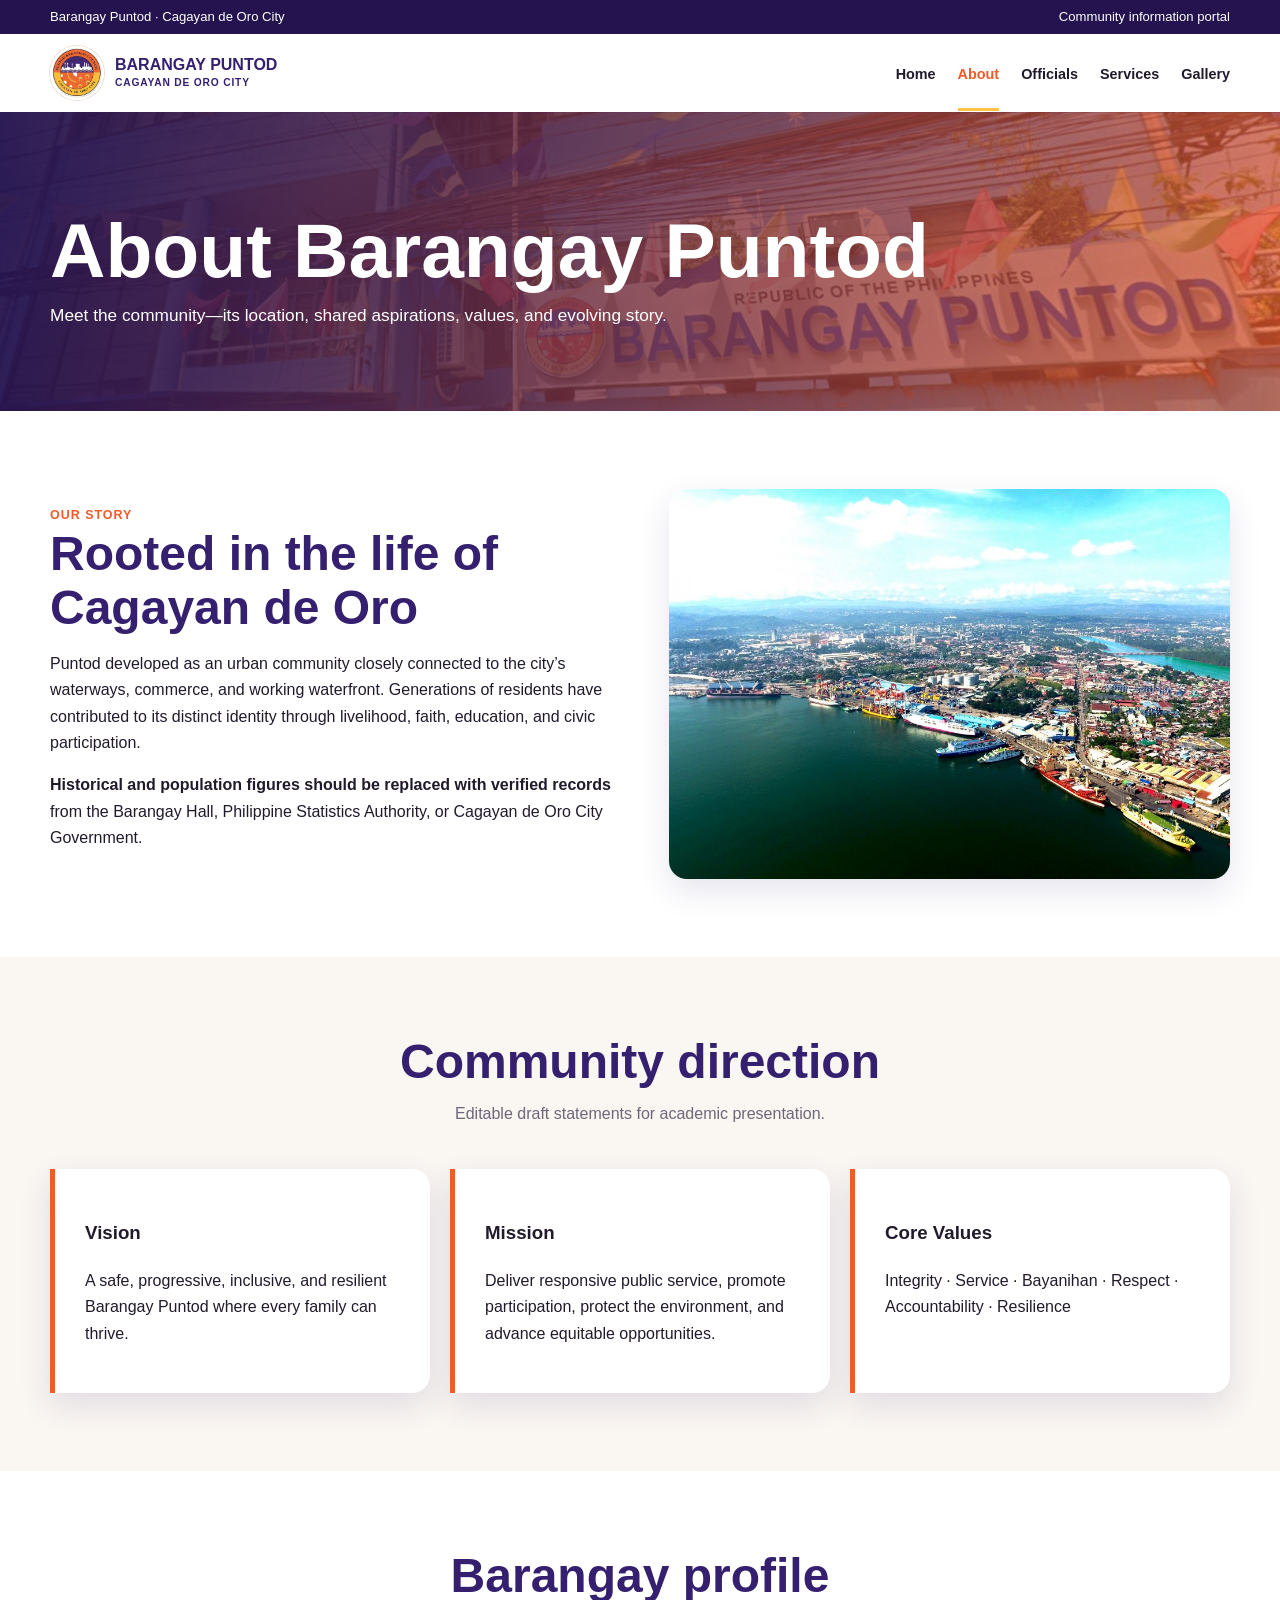
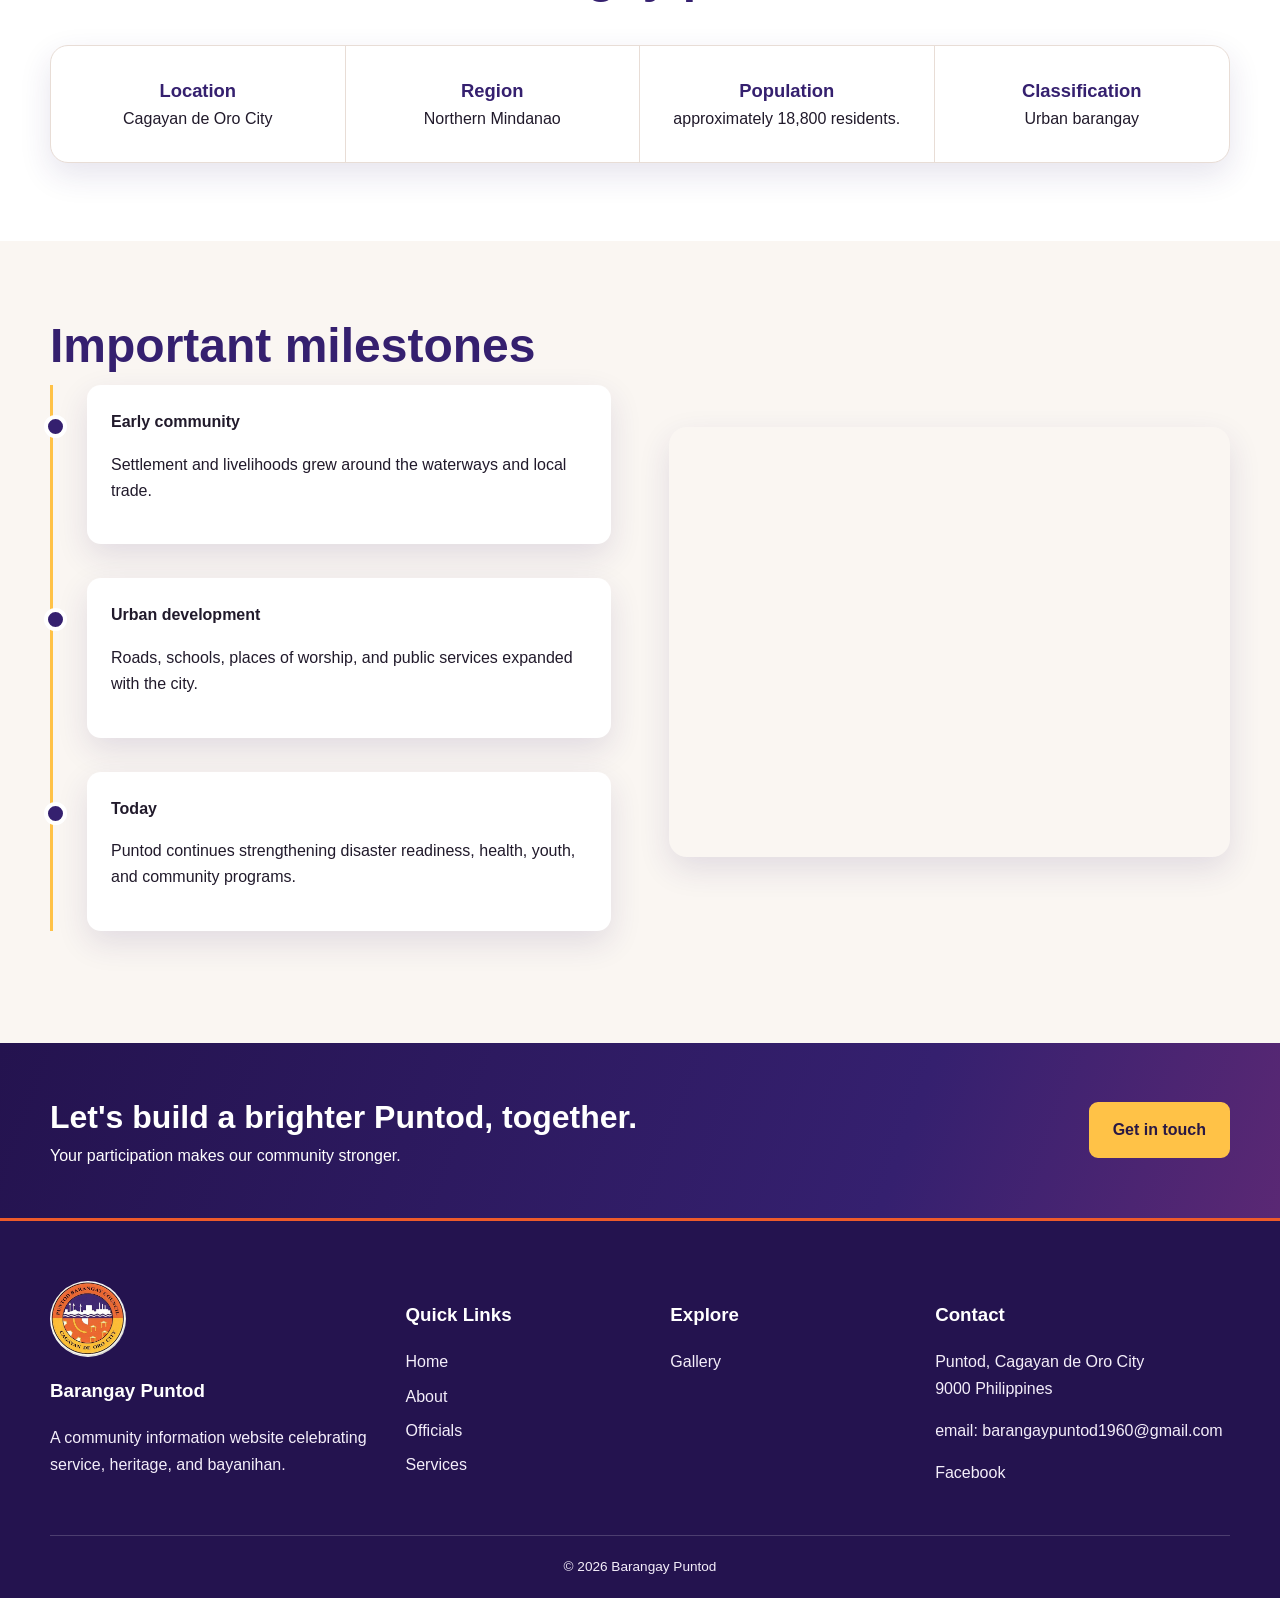
<file: about.html>
<!doctype html>
<html lang="en">
  <head>
    <meta charset="utf-8">
    <meta name="viewport" content="width=device-width,initial-scale=1">
    <title>About | Barangay Puntod</title>
    <link rel="stylesheet" href="css/style.css">
  </head>
  <body data-page="about">
    <div id="header">
    </div>
    <main>
      <section class="page-hero">
        <div class="container reveal">
          <h1>About Barangay Puntod</h1>
          <p>Meet the community—its location, shared aspirations, values, and evolving story.</p>
        </div>
      </section>
      <section class="section">
        <div class="container split reveal">
          <div>
            <span class="eyebrow">Our story</span>
            <h2>Rooted in the life of Cagayan de Oro</h2>
            <p>Puntod developed as an urban community closely connected to the city’s waterways, commerce, and working waterfront. Generations of residents have contributed to its distinct identity through livelihood, faith, education, and civic participation.</p>
            <p>
              <strong>Historical and population figures should be replaced with verified records</strong> from the Barangay Hall, Philippine Statistics Authority, or Cagayan de Oro City Government.</p>
            </div>
            <img src="/images/port.jpg" alt="Aerial view of an urban coastal community">
          </div>
        </section>
        <section class="section alt">
          <div class="container">
            <div class="section-head">
              <h2>Community direction</h2>
              <p>Editable draft statements for academic presentation.</p>
            </div>
            <div class="values reveal">
              <article class="value">
                <h3>Vision</h3>
                <p>A safe, progressive, inclusive, and resilient Barangay Puntod where every family can thrive.</p>
              </article>
              <article class="value">
                <h3>Mission</h3>
                <p>Deliver responsive public service, promote participation, protect the environment, and advance equitable opportunities.</p>
              </article>
              <article class="value">
                <h3>Core Values</h3>
                <p>Integrity · Service · Bayanihan · Respect · Accountability · Resilience</p>
              </article>
            </div>
          </div>
        </section>
        <section class="section">
          <div class="container">
            <div class="section-head">
              <h2>Barangay profile</h2>
            </div>
            <div class="facts">
              <div class="fact">
                <strong>Location</strong>
                <span>Cagayan de Oro City</span>
              </div>
              <div class="fact">
                <strong>Region</strong>
                <span>Northern Mindanao</span>
              </div>
              <div class="fact">
                <strong>Population</strong>
                <span>approximately 18,800 residents.</span>
              </div>
              <div class="fact">
                <strong>Classification</strong>
                <span>Urban barangay</span>
              </div>
            </div>
          </div>
        </section>
        <section class="section alt">
          <div class="container split">
            <div>
              <h2>Important milestones</h2>
              <div class="timeline">
                <article>
                  <strong>Early community</strong>
                  <p>Settlement and livelihoods grew around the waterways and local trade.</p>
                </article>
                <article>
                  <strong>Urban development</strong>
                  <p>Roads, schools, places of worship, and public services expanded with the city.</p>
                </article>
                <article>
                  <strong>Today</strong>
                  <p>Puntod continues strengthening disaster readiness, health, youth, and community programs.</p>
                </article>
              </div>
            </div>
            <iframe class="map" title="Map of Barangay Puntod" loading="lazy" src="https://www.google.com/maps?q=Barangay%20Puntod%2C%20Cagayan%20de%20Oro&output=embed">
            </iframe>
          </div>
        </section>
      </main>
      <div id="shared-footer">
      </div>
      <script src="js/shared.js">
      </script>
      <script src="js/script.js">
      </script>
    </body>
  </html>
</file>
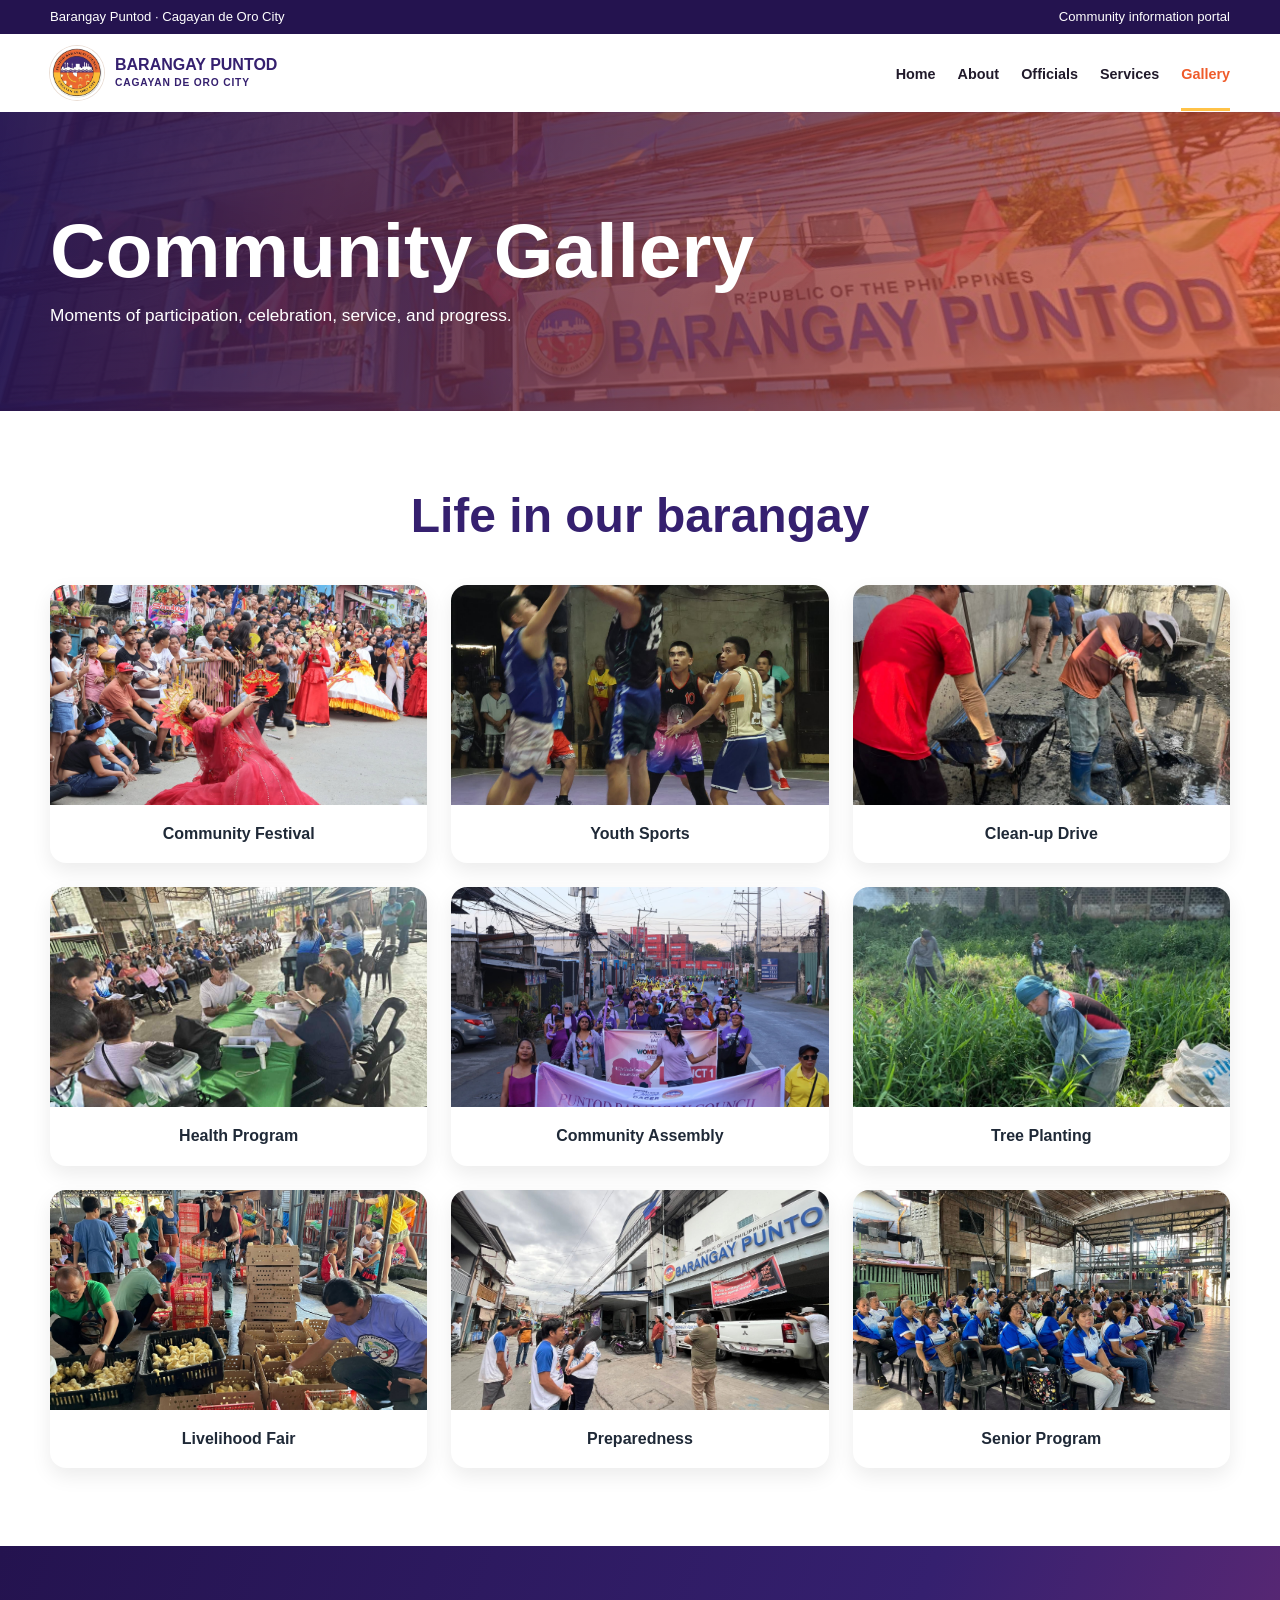
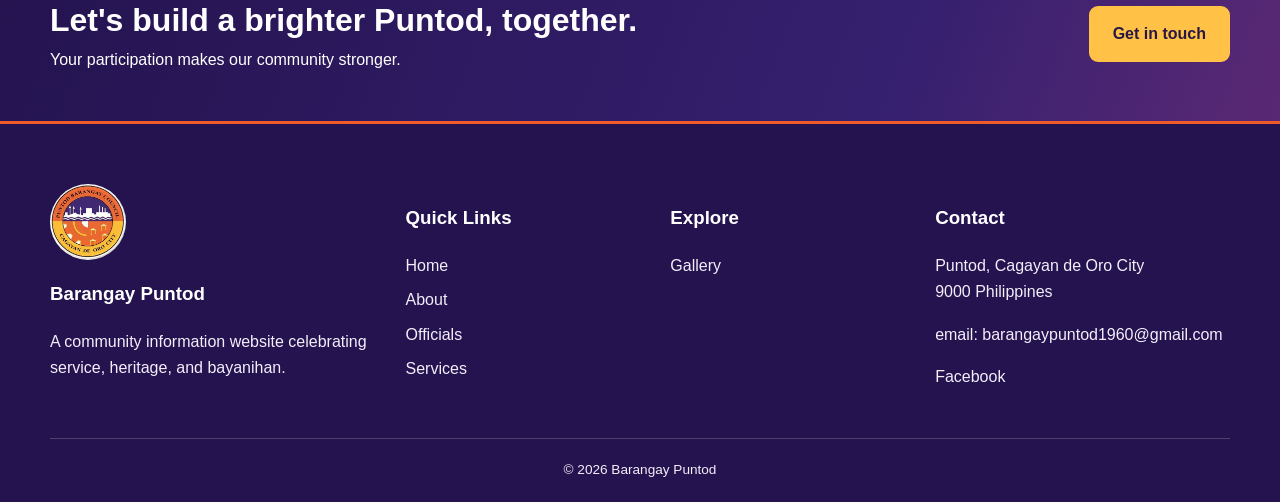
<file: gallery.html>
<!doctype html>
<html lang="en">
  <head>
    <meta charset="utf-8">
    <meta name="viewport" content="width=device-width,initial-scale=1">
    <title>Gallery | Barangay Puntod</title>
    <link rel="stylesheet" href="css/style.css">
  </head>
  <body data-page="gallery">
    <div id="header">
    </div>
    <main>
      <section class="page-hero">
        <div class="container">
          <h1>Community Gallery</h1>
          <p>Moments of participation, celebration, service, and progress.</p>
        </div>
      </section>
      <section class="section">
        <div class="container">
          <div class="section-head">
            <h2>Life in our barangay</h2>
            
          </div>
          <div class="gallery" id="gallery">
          </div>
        </div>
      </section>
    </main>
    <div class="lightbox" role="dialog" aria-modal="true">
      <button aria-label="Close">×</button>
      <img alt="">
    </div>
    <div id="shared-footer">
    </div>
    <script src="js/shared.js">
    </script>

<div id="gallery" class="gallery"></div>
<script>
const g = [
  ['Community Festival', 'images/fest.jpg'],
  ['Youth Sports', 'images/youth.jpg'],
  ['Clean-up Drive', 'images/cleanup.jpg'],
  ['Health Program', 'images/health.jpg'],
  ['Community Assembly', 'images/comas.jpg'],
  ['Tree Planting', 'images/tree.jpg'],
  ['Livelihood Fair', 'images/livelihood.jpg'],
  ['Preparedness', 'images/prep.jpg'],
  ['Senior Program', 'images/sc.jpg']
];

document.querySelector('#gallery').innerHTML = g.map(x => `
  <figure class="gallery-item">
    <img src="${x[1]}" alt="${x[0]}">
    <figcaption>${x[0]}</figcaption>
  </figure>
`).join('');
</script>

  <script src="js/script.js">
  </script>
</body>
</html>
</file>
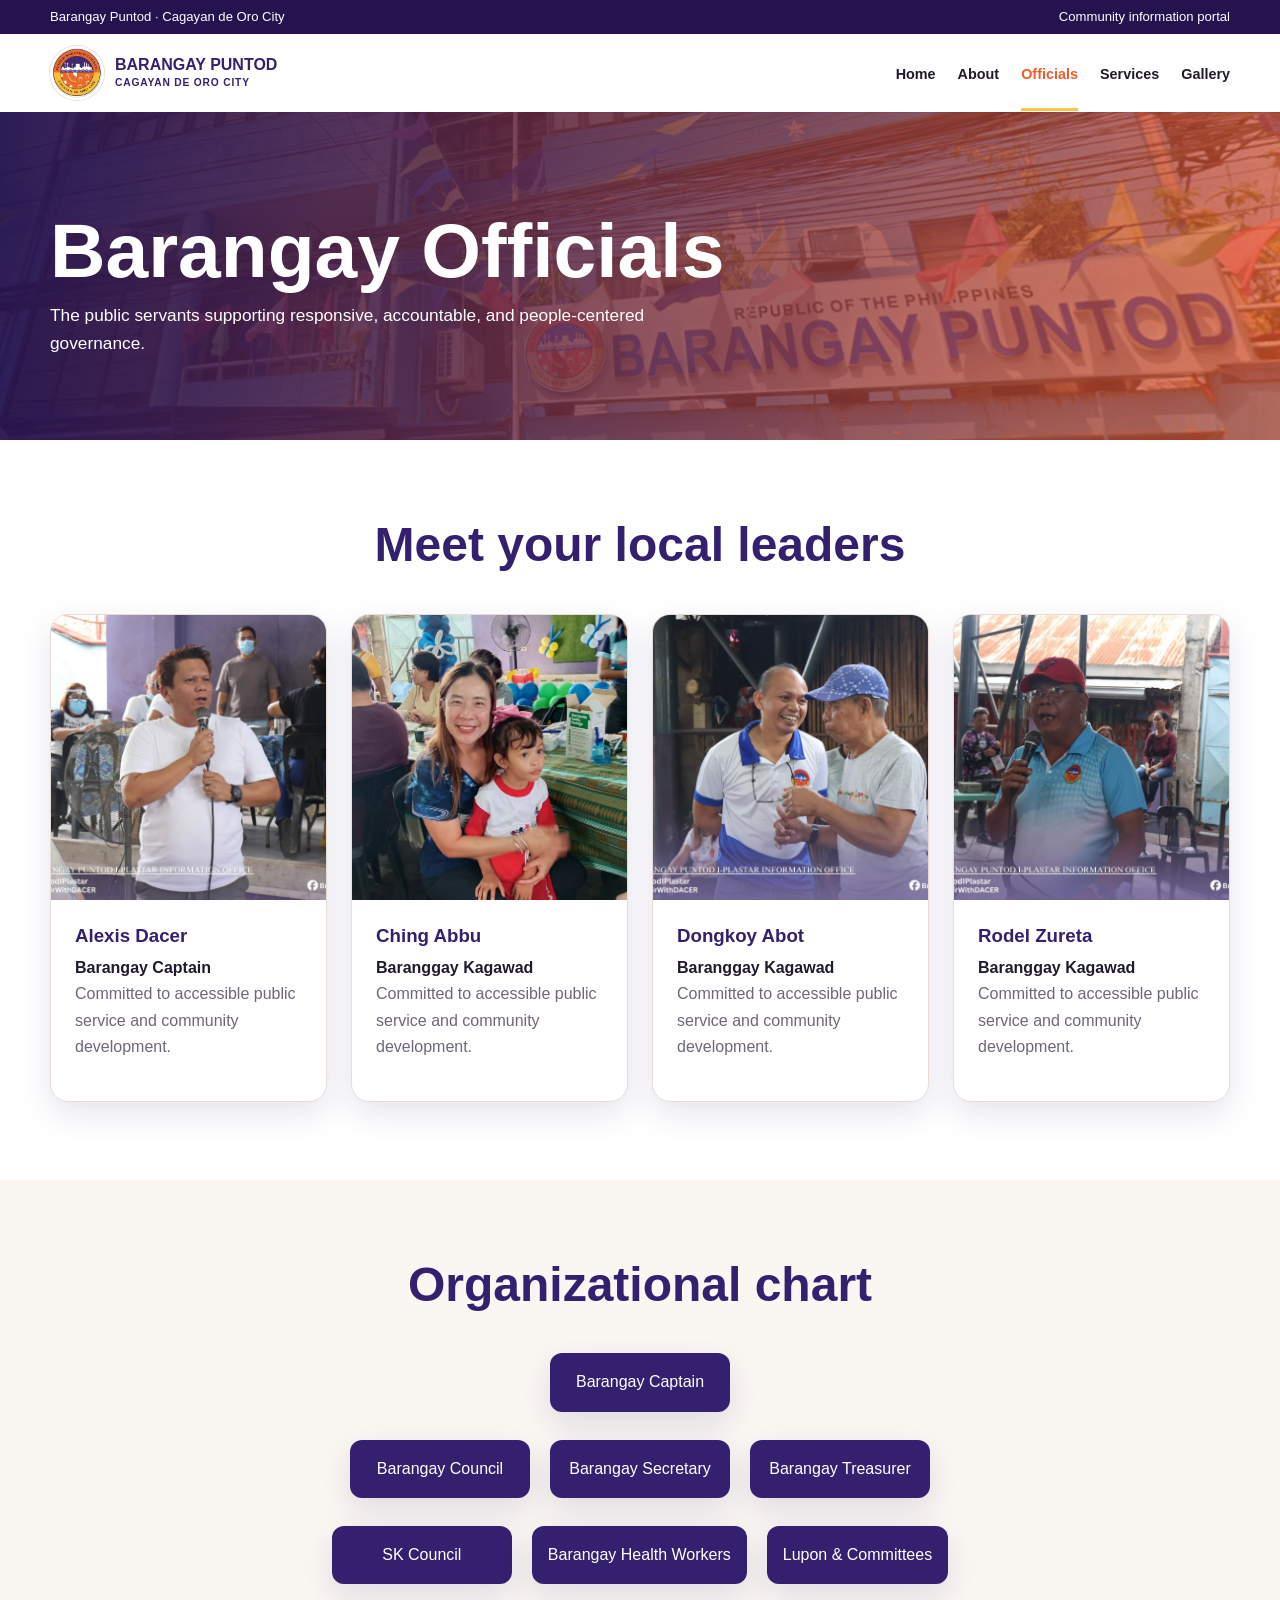
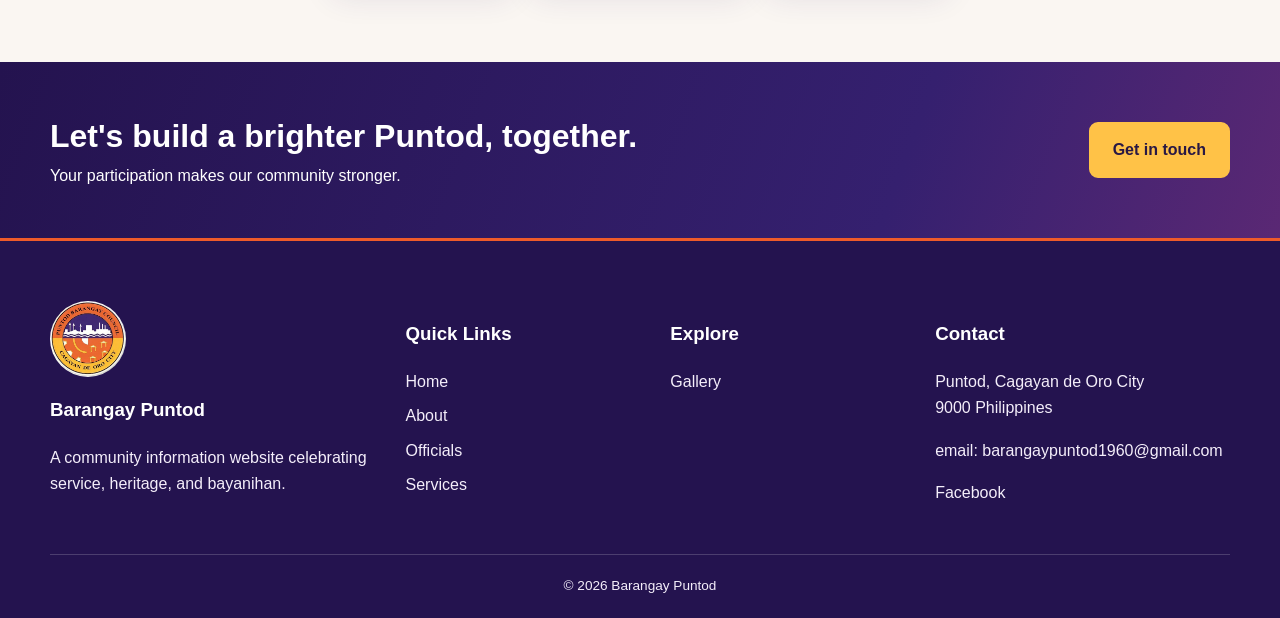
<file: officials.html>
<!doctype html>
<html lang="en">
  <head>
    <meta charset="utf-8">
    <meta name="viewport" content="width=device-width,initial-scale=1">
    <title>Officials | Barangay Puntod</title>
    <link rel="stylesheet" href="css/style.css">
  </head>
  <body data-page="officials">
    <div id="header">
    </div>
    <main>
      <section class="page-hero">
        <div class="container">
          <h1>Barangay Officials</h1>
          <p>The public servants supporting responsive, accountable, and people-centered governance.</p>
        </div>
      </section>
      <section class="section">
        <div class="container">
          <div class="section-head">
            <h2>Meet your local leaders</h2>
           
          </div>
          <div class="grid four" id="official-grid">
          </div>
        </div>
      </section>
      <section class="section alt">
        <div class="container">
          <div class="section-head">
            <h2>Organizational chart</h2>
    
          </div>
          <div class="org-chart">
            <div class="org-node">Barangay Captain</div>
            <div class="org-row">
              <div class="org-node">Barangay Council</div>
              <div class="org-node">Barangay Secretary</div>
              <div class="org-node">Barangay Treasurer</div>
            </div>
            <div class="org-row">
              <div class="org-node">SK Council</div>
              <div class="org-node">Barangay Health Workers</div>
              <div class="org-node">Lupon & Committees</div>
            </div>
          </div>
        </div>
      </section>
    </main>
    <div id="shared-footer">
    </div>
    <script src="js/shared.js">
    </script>
  <script>
const officials = [
  {
    name: "Alexis Dacer",
    role: "Barangay Captain",
    image: "images/dacer.jpg"
  },
  {
    name: "Ching Abbu",
    role: "Baranggay Kagawad",
    image: "images/abbu.jpg"
  },
  {
    name: "Dongkoy Abot",
    role: "Baranggay Kagawad",
    image: "images/abot.jpg"
  },
  {
    name: "Rodel Zureta",
    role: "Baranggay Kagawad",
    image: "images/zurita.jpg"
  },
  
  
];

document.querySelector('#official-grid').innerHTML = officials.map(person => `
  <article class="card official">
    <img class="portrait" src="${person.image}" alt="${person.name}">
    <div class="card-body">
      <h3>${person.name}</h3>
      <strong>${person.role}</strong>
      <p>Committed to accessible public service and community development.</p>
    </div>
  </article>
`).join('');
</script>
  <script src="js/script.js">
  </script>
</body>
</html>
</file>
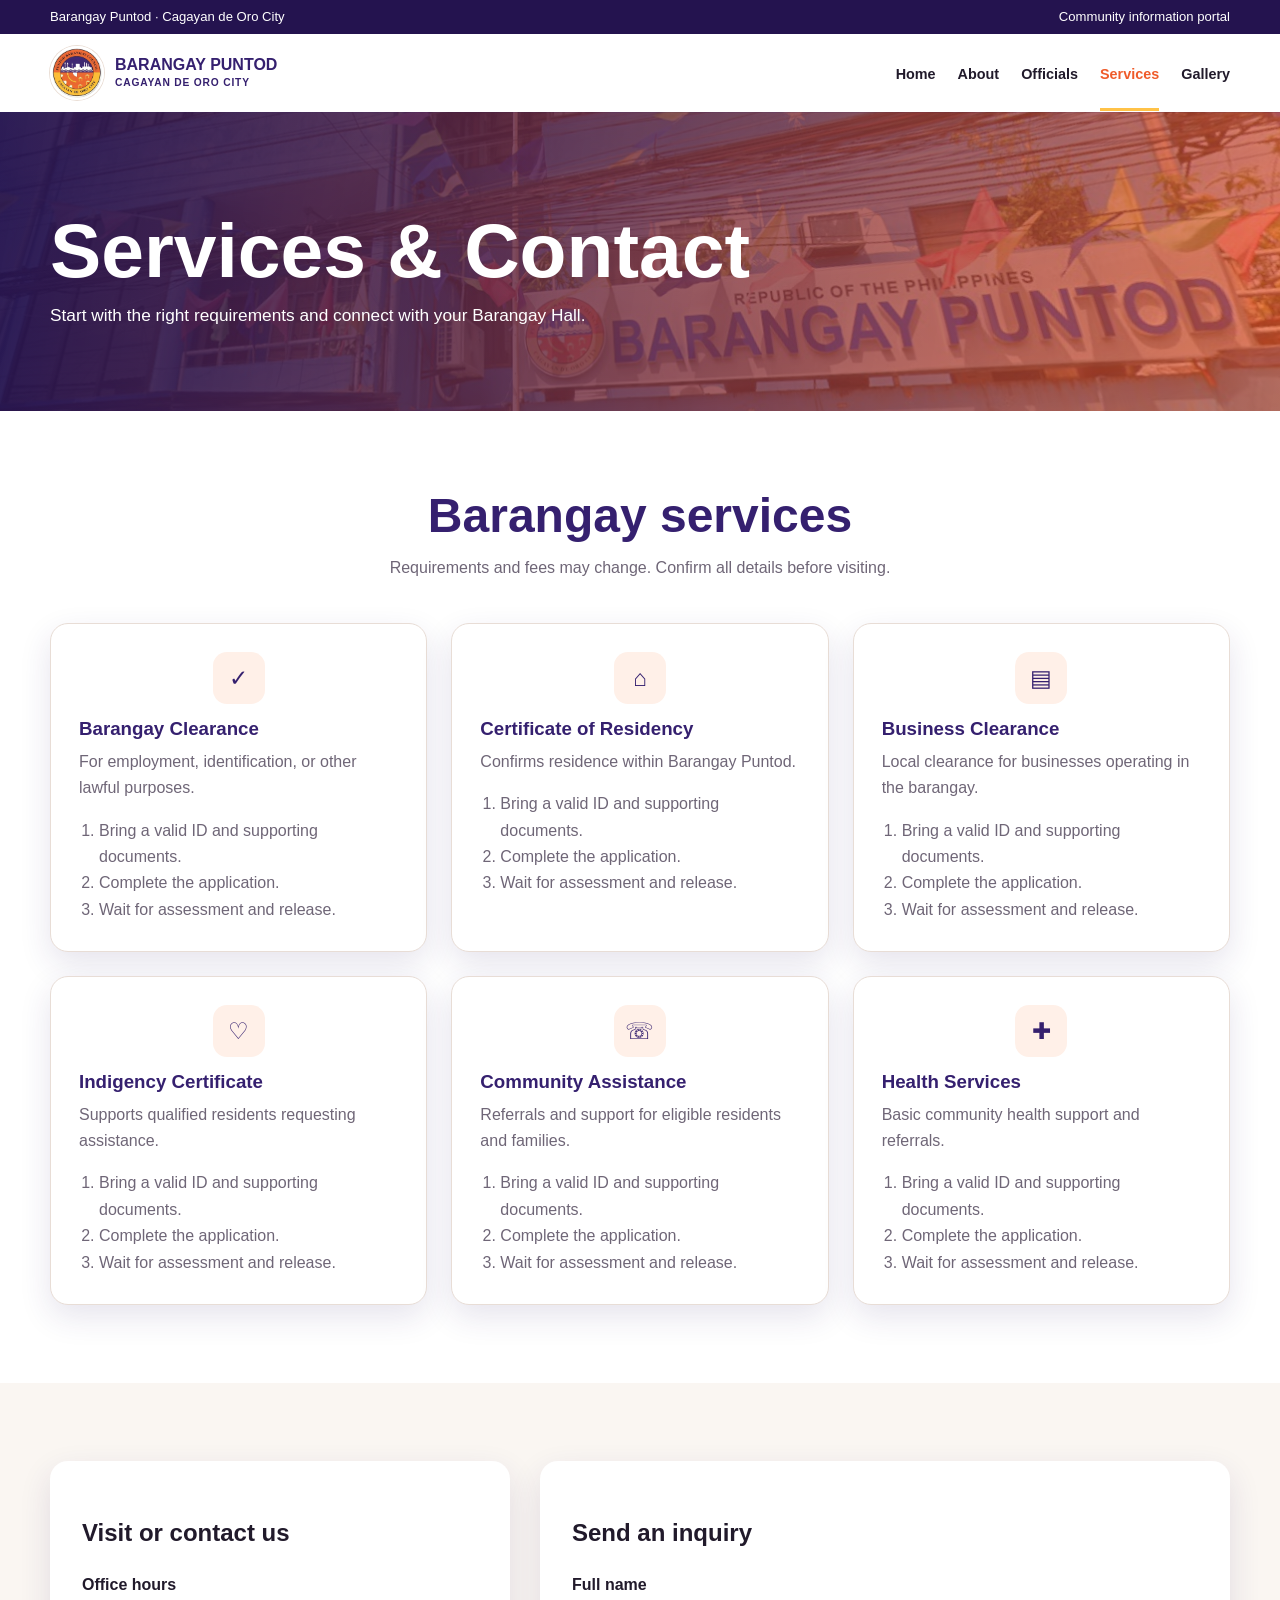
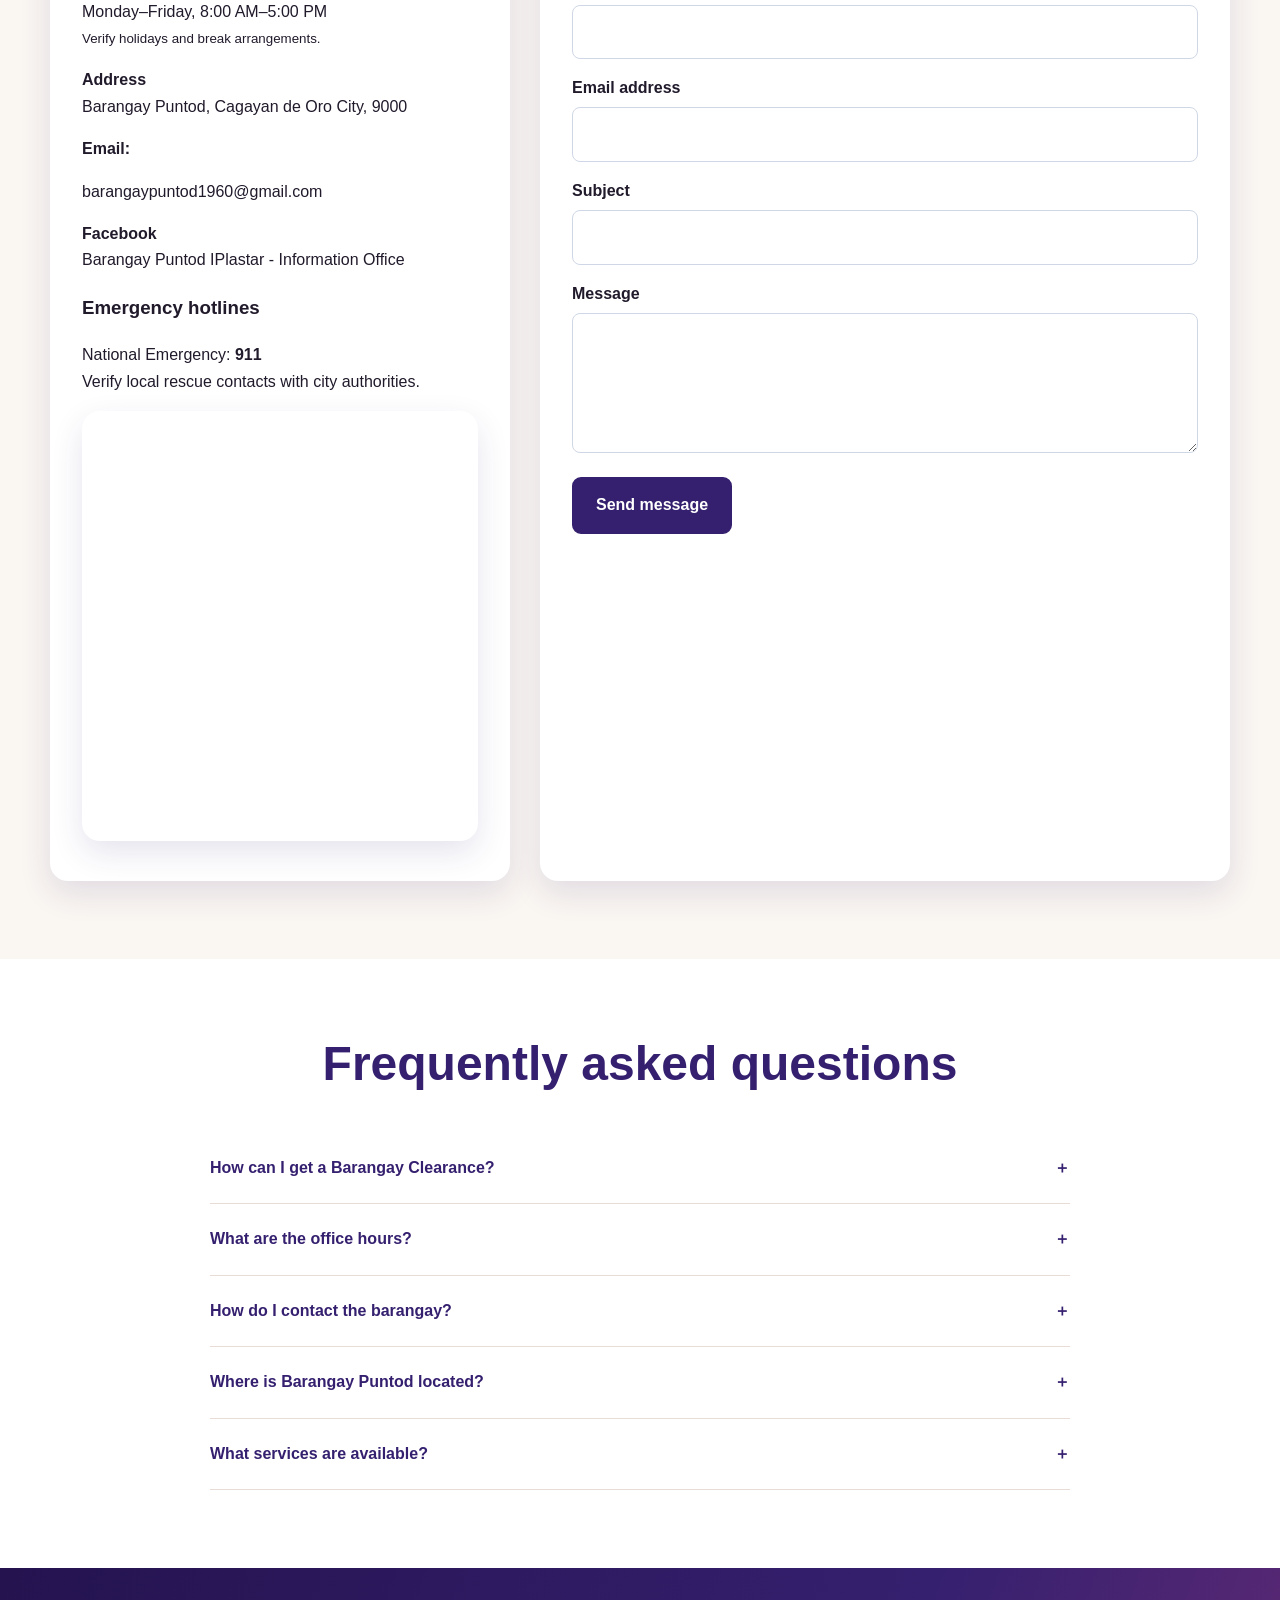
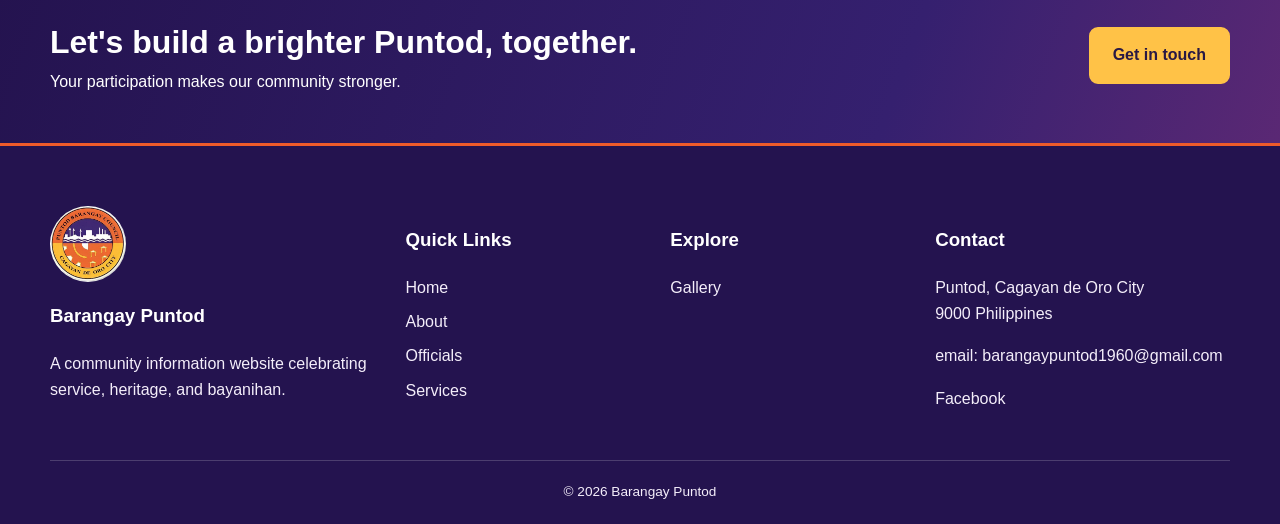
<file: services.html>
<!doctype html>
<html lang="en">
  <head>
    <meta charset="utf-8">
    <meta name="viewport" content="width=device-width,initial-scale=1">
    <title>Services | Barangay Puntod</title>
    <link rel="stylesheet" href="css/style.css">
  </head>
  <body data-page="services">
    <div id="header">
    </div>
    <main>
      <section class="page-hero">
        <div class="container">
          <h1>Services & Contact</h1>
          <p>Start with the right requirements and connect with your Barangay Hall.</p>
        </div>
      </section>
      <section class="section">
        <div class="container">
          <div class="section-head">
            <h2>Barangay services</h2>
            <p>Requirements and fees may change. Confirm all details before visiting.</p>
          </div>
          <div class="grid" id="services-grid">
          </div>
        </div>
      </section>
      <section class="section alt" id="contact">
        <div class="container contact-grid">
          <div class="contact-panel">
            <h2>Visit or contact us</h2>
            <p>
              <strong>Office hours</strong>
              <br>Monday–Friday, 8:00 AM–5:00 PM<br>
              <small>Verify holidays and break arrangements.</small>
            </p>
            <p>
              <strong>Address</strong>
              <br>Barangay Puntod, Cagayan de Oro City, 9000</p>
              <p>
                <strong>Email:</strong> <p>barangaypuntod1960@gmail.com</p>
                <strong>Facebook</strong><br><a href="https://www.facebook.com/BrgyPuntod.InfoOffice">Barangay Puntod IPlastar - Information Office</a>
                <br></p>
                <h3>Emergency hotlines</h3>
                <p>National Emergency: <strong>911</strong>
                <br>Verify local rescue contacts with city authorities.</p>
                <iframe class="map" title="Map of Puntod" loading="lazy" src="https://www.google.com/maps?q=Barangay%20Puntod%2C%20Cagayan%20de%20Oro&output=embed">
                </iframe>
              </div>
              <form class="form contact-form">
                <h2>Send an inquiry</h2>
                <label for="name">Full name</label>
                <input id="name" required>
                <label for="email">Email address</label>
                <input id="email" type="email" required>
                <label for="subject">Subject</label>
                <input id="subject" required>
                <label for="message">Message</label>
                <textarea id="message" required>
                </textarea>
                <button class="btn blue" type="submit">Send message</button>
                <p class="notice">Thank you! This demo did not send data to a server.</p>
              </form>
            </div>
          </section>
          <section class="section">
            <div class="container">
              <div class="section-head">
                <h2>Frequently asked questions</h2>
              </div>
              <div class="faq" id="faq">
              </div>
            </div>
          </section>
        </main>
        <div id="shared-footer">
        </div>
        <script src="js/shared.js">
        </script>
        <script>const s=[['Barangay Clearance','For employment, identification, or other lawful purposes.'],['Certificate of Residency','Confirms residence within Barangay Puntod.'],['Business Clearance','Local clearance for businesses operating in the barangay.'],['Indigency Certificate','Supports qualified residents requesting assistance.'],['Community Assistance','Referrals and support for eligible residents and families.'],['Health Services','Basic community health support and referrals.']];document.querySelector('#services-grid').innerHTML=s.map((x,i)=>`<article class="card service-card">
        <div class="icon">${['✓','⌂','▤','♡','☏','✚'][i]}</div>
        <h3>${x[0]}</h3>
        <p>${x[1]}</p>
        <ol class="steps">
          <li>Bring a valid ID and supporting documents.</li>
          <li>Complete the application.</li>
          <li>Wait for assessment and release.</li>
        </ol>
      </article>`).join('');const q=[['How can I get a Barangay Clearance?','Visit the Barangay Hall with a valid ID and proof of residency. Confirm fees before your visit.'],['What are the office hours?','The draft schedule is Monday to Friday, 8:00 AM to 5:00 PM.'],['How do I contact the barangay?','Use the verified official channels once added to this website.'],['Where is Barangay Puntod located?','It is in Cagayan de Oro City, Northern Mindanao.'],['What services are available?','Clearances, certificates, community assistance, and health support.']];document.querySelector('#faq').innerHTML=q.map(x=>`<article class="faq-item">
      <button class="faq-question" aria-expanded="false">${x[0]}<span>＋</span>
    </button>
    <div class="faq-answer">
      <p>${x[1]}</p>
    </div>
  </article>`).join('')</script>
  <script src="js/script.js">
  </script>
</body>
</html>
</file>
<file: css/style.css>
:root {
    --blue: #35206f;
    --blue2: #24134f;
    --gold: #ffc247;
    --orange: #ef5b2a;
    --ink: #211a2b;
    --muted: #6f6677;
    --gray: #faf6f2;
    --white: #fff;
    --line: #e8ddd6;
    --shadow: 0 12px 32px rgba(53, 32, 111, .12);
    --radius: 18px;
    --max: 1180px
}

* {
    box-sizing: border-box
}

html {
    scroll-behavior: smooth
}

body {
    margin: 0;
    color: var(--ink);
    font-family: "Segoe UI", Poppins, Arial, sans-serif;
    line-height: 1.65;
    background: #fff
}

img {
    display: block;
    width: 100%;
    object-fit: cover
}

a {
    color: inherit;
    text-decoration: none
}

button,
input,
textarea {
    font: inherit
}

.container {
    width: min(var(--max), calc(100% - 40px));
    margin: auto
}

.section {
    padding: 78px 0
}

.section.alt {
    background: var(--gray)
}

.section-head {
    max-width: 690px;
    margin: 0 auto 42px;
    text-align: center
}

.section-head h2,
.split h2 {
    margin: 0 0 12px;
    color: var(--blue);
    font-size: clamp(2rem, 4vw, 3rem);
    line-height: 1.12
}

.section-head p {
    margin: 0;
    color: var(--muted)
}

.eyebrow {
    color: var(--blue);
    font-weight: 800;
    letter-spacing: .08em;
    text-transform: uppercase;
    font-size: .78rem
}

.topbar {
    background: var(--blue2);
    color: #fff;
    font-size: .82rem
}

.topbar .container {
    min-height: 34px;
    display: flex;
    align-items: center;
    justify-content: space-between;
    gap: 20px
}

.site-header {
    position: sticky;
    top: 0;
    z-index: 100;
    background: rgba(255, 255, 255, .96);
    box-shadow: 0 1px 0 rgba(53, 32, 111, .12);
    backdrop-filter: blur(12px)
}

.nav-wrap {
    height: 78px;
    display: flex;
    align-items: center;
    justify-content: space-between
}

.brand {
    display: flex;
    align-items: center;
    gap: 11px;
    color: var(--blue);
    font-weight: 900;
    line-height: 1
}

.brand-mark {
    width: 54px;
    height: 54px;
    border-radius: 50%;
    object-fit: contain;
    border: 2px solid #fff;
    box-shadow: 0 0 0 1px #eaded5
}

.brand small {
    display: block;
    font-size: .64rem;
    margin-top: 5px;
    letter-spacing: .08em
}

.nav {
    display: flex;
    align-items: center;
    gap: 22px
}

.nav a {
    font-weight: 700;
    font-size: .9rem;
    padding: 28px 0 22px;
    border-bottom: 3px solid transparent
}

.nav a:hover,
.nav a.active {
    color: var(--blue);
    border-color: var(--gold)
}

.menu-btn {
    display: none;
    border: 0;
    background: none;
    color: var(--blue);
    font-size: 1.8rem
}

.hero {
    min-height: 500px;
    display: grid;
    align-items: center;
    color: #fff;
    background:
        linear-gradient(
            90deg,
            rgba(36, 19, 79, .93),
            rgba(53, 32, 111, .62),
            rgba(53, 32, 111, .62)
        ),
        url('/images/Cagayan_de_Oro.jpg') center top / cover no-repeat;
}

.hero-content {
    max-width: 680px;
    padding: 80px 0
}

.hero h1 {
    font-size: clamp(3rem, 7vw, 5.7rem);
    line-height: .98;
    margin: 0 0 24px;
    letter-spacing: -.04em
}

.hero p {
    font-size: 1.15rem;
    max-width: 600px;
    margin: 0 0 32px
}

.actions {
    display: flex;
    gap: 14px;
    flex-wrap: wrap
}

.btn {
    display: inline-flex;
    align-items: center;
    justify-content: center;
    padding: 13px 22px;
    border-radius: 9px;
    background: var(--gold);
    color: #291844;
    font-weight: 800;
    border: 2px solid var(--gold);
    cursor: pointer;
    transition: .25s
}

.btn:hover {
    transform: translateY(-2px);
    box-shadow: 0 8px 20px rgba(0, 0, 0, .18)
}

.btn.outline {
    background: transparent;
    color: #fff;
    border-color: #fff
}

.btn.blue {
    background: var(--blue);
    border-color: var(--blue);
    color: #fff
}

.split {
    display: grid;
    grid-template-columns: 1fr 1fr;
    gap: 58px;
    align-items: center
}

.split img {
    height: 390px;
    border-radius: var(--radius);
    box-shadow: var(--shadow)
}

.facts {
    display: grid;
    grid-template-columns: repeat(4, 1fr);
    background: #fff;
    border: 1px solid var(--line);
    border-radius: var(--radius);
    overflow: hidden;
    box-shadow: var(--shadow)
}

.fact {
    padding: 30px 22px;
    text-align: center;
    border-right: 1px solid var(--line)
}

.fact:last-child {
    border: 0
}

.fact strong {
    display: block;
    color: var(--blue);
    font-size: 1.15rem
}

.icon {
    width: 52px;
    height: 52px;
    margin: 0 auto 13px;
    border-radius: 14px;
    display: grid;
    place-items: center;
    background: #fff0e8;
    color: var(--blue);
    font-size: 1.45rem
}

.grid {
    display: grid;
    grid-template-columns: repeat(3, 1fr);
    gap: 24px
}

.grid.four {
    grid-template-columns: repeat(4, 1fr)
}

.card {
    background: #fff;
    border: 1px solid var(--line);
    border-radius: var(--radius);
    overflow: hidden;
    box-shadow: var(--shadow);
    transition: .3s
}

.card:hover {
    transform: translateY(-5px)
}

.card img {
    height: 220px;
    transition: .5s
}

.card:hover img {
    transform: scale(1.04)
}

.card-body {
    padding: 24px
}

.card h3 {
    margin: 0 0 8px;
    color: var(--blue);
    line-height: 1.25
}

.card p {
    color: var(--muted);
    margin: 0 0 16px
}

.text-link {
    color: var(--blue);
    font-weight: 800
}

.news-list {
    display: grid;
    gap: 14px
}

.news-item {
    display: grid;
    grid-template-columns: 58px 1fr auto;
    gap: 18px;
    align-items: center;
    padding: 20px;
    background: #fff;
    border: 1px solid var(--line);
    border-radius: 14px
}

.news-item h3,
.news-item p {
    margin: 0
}

.news-item h3 {
    color: var(--blue);
    font-size: 1rem
}

.news-item p,
.news-item time {
    color: var(--muted);
    font-size: .9rem
}

.cta {
    padding: 48px 0;
    background: var(--blue);
    color: #fff;
    border-bottom: 3px solid var(--gold)
}

.cta .container {
    display: flex;
    align-items: center;
    justify-content: space-between;
    gap: 30px
}

.cta h2 {
    margin: 0;
    font-size: 2rem
}

.page-hero {
    padding: 100px 0 82px;
    color: #fff;
    background: linear-gradient(100deg, rgba(36, 19, 79, .95), rgba(239, 91, 42, .68)), url('/images/googmaps.PNG') center/cover
}

.page-hero h1 {
    margin: 0 0 12px;
    font-size: clamp(2.8rem, 6vw, 5rem);
    line-height: 1
}

.page-hero p {
    max-width: 650px;
    margin: 0;
    font-size: 1.08rem
}

.values {
    display: grid;
    grid-template-columns: repeat(3, 1fr);
    gap: 20px
}

.value {
    padding: 30px;
    border-left: 5px solid var(--gold);
    background: #fff;
    border-radius: 0 var(--radius) var(--radius) 0;
    box-shadow: var(--shadow)
}

.timeline {
    max-width: 850px;
    margin: auto;
    border-left: 3px solid var(--gold);
    padding-left: 34px
}

.timeline article {
    position: relative;
    margin: 0 0 34px;
    padding: 24px;
    background: #fff;
    border-radius: 14px;
    box-shadow: var(--shadow)
}

.timeline article:before {
    content: "";
    position: absolute;
    left: -43px;
    top: 30px;
    width: 15px;
    height: 15px;
    background: var(--blue);
    border: 4px solid #fff;
    border-radius: 50%
}

.map {
    width: 100%;
    height: 430px;
    border: 0;
    border-radius: var(--radius);
    box-shadow: var(--shadow)
}

.official .portrait {
    height: 285px;
    background: #e8edf5
}

.official .placeholder {
    padding: 9px 14px;
    background: #fff3cd;
    color: #755b00;
    font-size: .78rem;
    font-weight: 700
}

.org-chart {
    display: flex;
    flex-direction: column;
    align-items: center;
    gap: 28px
}

.org-row {
    display: flex;
    justify-content: center;
    gap: 20px;
    flex-wrap: wrap
}

.org-node {
    min-width: 180px;
    padding: 16px;
    text-align: center;
    color: #fff;
    background: var(--blue);
    border-radius: 12px;
    box-shadow: var(--shadow)
}

.service-card {
    padding: 28px
}

.steps {
    margin: 16px 0 0;
    padding-left: 20px;
    color: var(--muted)
}

.contact-grid {
    display: grid;
    grid-template-columns: .8fr 1.2fr;
    gap: 30px
}

.contact-panel,
.form {
    padding: 32px;
    background: #fff;
    border-radius: var(--radius);
    box-shadow: var(--shadow)
}

.form label {
    display: block;
    font-weight: 700;
    margin: 0 0 6px
}

.form input,
.form textarea {
    width: 100%;
    padding: 13px;
    margin: 0 0 16px;
    border: 1px solid #cfd7e6;
    border-radius: 8px
}

.form textarea {
    min-height: 140px;
    resize: vertical
}

.notice {
    padding: 14px;
    border-radius: 8px;
    background: #e9f7ee;
    color: #176b3a;
    display: none
}

.gallery {
    display: grid;
    grid-template-columns: repeat(auto-fit, minmax(280px, 1fr));
    gap: 24px;
}

.gallery-item {
    margin: 0;
    background: #fff;
    border-radius: 16px;
    overflow: hidden;
    box-shadow: 0 8px 20px rgba(0, 0, 0, 0.08);
    transition: transform 0.3s ease, box-shadow 0.3s ease;
}

.gallery-item:hover {
    transform: translateY(-6px);
    box-shadow: 0 12px 28px rgba(0, 0, 0, 0.12);
}

.gallery-item img {
    width: 100%;
    height: 220px;      /* All images are the same height */
    object-fit: cover;  /* Crops images to fit without stretching */
    display: block;
}

.gallery-item figcaption {
    padding: 16px;
    text-align: center;
    font-size: 1rem;
    font-weight: 600;
    color: #1f2937;
}

.lightbox {
    position: fixed;
    inset: 0;
    z-index: 300;
    background: rgba(0, 0, 0, .9);
    display: none;
    place-items: center;
    padding: 40px
}

.lightbox.open {
    display: grid
}

.lightbox img {
    max-height: 85vh;
    max-width: 1000px;
    width: auto;
    border-radius: 10px
}

.lightbox button {
    position: absolute;
    right: 25px;
    top: 20px;
    color: #fff;
    background: none;
    border: 0;
    font-size: 2.4rem
}

.faq {
    max-width: 860px;
    margin: auto
}

.faq-item {
    border-bottom: 1px solid var(--line)
}

.faq-question {
    width: 100%;
    padding: 22px 0;
    display: flex;
    justify-content: space-between;
    border: 0;
    background: none;
    text-align: left;
    color: var(--blue);
    font-weight: 800;
    cursor: pointer
}

.faq-answer {
    max-height: 0;
    overflow: hidden;
    transition: max-height .3s
}

.faq-item.open .faq-answer {
    max-height: 180px
}

.footer {
    background: var(--blue2);
    color: #f4eefa;
    padding: 60px 0 20px
}

.footer-grid {
    display: grid;
    grid-template-columns: 1.4fr 1fr 1fr 1.3fr;
    gap: 38px
}

.footer h3 {
    color: #fff
}

.footer a {
    display: block;
    margin: 8px 0
}

.footer a:hover {
    color: var(--gold)
}

.copyright {
    text-align: center;
    border-top: 1px solid rgba(255, 255, 255, .18);
    margin-top: 40px;
    padding-top: 20px;
    font-size: .85rem
}

.back-top {
    position: fixed;
    right: 22px;
    bottom: 22px;
    width: 46px;
    height: 46px;
    border: 0;
    border-radius: 50%;
    background: var(--gold);
    color: var(--blue2);
    font-weight: 900;
    box-shadow: var(--shadow);
    opacity: 0;
    pointer-events: none;
    transition: .3s
}

.back-top.show {
    opacity: 1;
    pointer-events: auto
}

.reveal {
    opacity: 0;
    transform: translateY(18px);
    transition: .65s
}

.reveal.visible {
    opacity: 1;
    transform: none
}

@media(max-width:900px) {
    .topbar {
        display: none
    }

    .menu-btn {
        display: block
    }

    .nav {
        position: absolute;
        left: 0;
        right: 0;
        top: 78px;
        display: none;
        flex-direction: column;
        align-items: stretch;
        gap: 0;
        background: #fff;
        padding: 10px 20px 22px;
        box-shadow: 0 14px 24px rgba(0, 0, 0, .12)
    }

    .nav.open {
        display: flex
    }

    .nav a {
        padding: 13px
    }

    .hero {
        min-height: 560px
    }

    .split,
    .contact-grid {
        grid-template-columns: 1fr
    }

    .facts {
        grid-template-columns: 1fr 1fr
    }

    .fact:nth-child(2) {
        border-right: 0
    }

    .grid,
    .grid.four {
        grid-template-columns: 1fr 1fr
    }

    .footer-grid {
        grid-template-columns: 1fr 1fr
    }

    .gallery {
        columns: 2
    }
}

@media(max-width:600px) {
    .container {
        width: min(100% - 28px, var(--max))
    }

    .section {
        padding: 58px 0
    }

    .hero h1 {
        font-size: 3.2rem
    }

    .hero {
        min-height: 620px;
        background-position: 62% center
    }

    .facts,
    .grid,
    .grid.four,
    .values,
    .footer-grid {
        grid-template-columns: 1fr
    }

    .fact {
        border-right: 0;
        border-bottom: 1px solid var(--line)
    }

    .news-item {
        grid-template-columns: 48px 1fr
    }

    .news-item time {
        grid-column: 2
    }

    .cta .container {
        align-items: flex-start;
        flex-direction: column
    }

    .gallery {
        columns: 1
    }

    .split img {
        height: 300px
    }

    .page-hero {
        padding: 72px 0
    }

    .card img {
        height: 230px
    }
}

@media(max-width:600px) {

    html,
    body {
        overflow-x: hidden
    }

    .hero-content {
        min-width: 0;
        width: 100%;
        max-width: 100%;
        padding: 64px 0
    }

    .hero h1 {
        max-width: 100%;
        font-size: 2.55rem;
        line-height: 1.02;
        overflow-wrap: break-word
    }

    .hero p {
        max-width: 100%;
        font-size: 1rem
    }

    .actions {
        flex-direction: column;
        align-items: stretch
    }

    .actions .btn {
        width: 100%;
        max-width: 320px
    }

    .brand {
        font-size: .82rem
    }

    .brand small {
        font-size: .55rem
    }

    .brand-mark {
        width: 46px;
        height: 46px
    }

    .menu-btn {
        display: block;
        flex: 0 0 auto
    }
}

.nav a:hover,
.nav a.active {
    color: var(--orange);
    border-color: var(--gold)
}

.eyebrow,
.text-link {
    color: var(--orange)
}

.btn {
    background: var(--gold);
    border-color: var(--gold)
}

.cta {
    background: linear-gradient(110deg, var(--blue2), var(--blue) 70%, #5a2874);
    border-bottom-color: var(--orange)
}

.value {
    border-left-color: var(--orange)
}

/* Layered seal-inspired color treatment with a soft transition into the page. */
.hero {
    position: relative;
    isolation: isolate;
    overflow: hidden;
    background:
        linear-gradient(90deg, rgba(36, 19, 79, .96) 0%, rgba(53, 32, 111, .84) 38%, rgba(53, 32, 111, .38) 70%, rgba(239, 91, 42, .20) 100%),
        linear-gradient(180deg, rgba(255, 194, 71, .08) 0%, transparent 45%, rgba(36, 19, 79, .18) 100%),
        url('../images/Cagayan_de_Oro.jpg') center /cover no-repeat;
}

.hero::before {
    content: "";
    position: absolute;
    z-index: -1;
    inset: 0;
    pointer-events: none;
    background: radial-gradient(circle at 86% 24%, rgba(255, 194, 71, .20), transparent 30%);
    mix-blend-mode: screen;
}

.hero::after {
    content: "";
    position: absolute;
    z-index: 0;
    right: 0;
    bottom: -1px;
    left: 0;
    height: 74px;
    pointer-events: none;
    background: linear-gradient(to bottom, transparent, rgba(255, 255, 255, .18) 58%, #fff 100%);
}

.hero-content {
    position: relative;
    z-index: 1;
    padding-block: 96px 122px;
}

.hero h1 {
    max-width: 720px;
    text-wrap: balance;
    text-shadow: 0 4px 24px rgba(25, 12, 54, .28);
}

.hero p {
    color: rgba(255, 255, 255, .92);
    text-shadow: 0 2px 14px rgba(25, 12, 54, .30);
}

.hero .btn {
    box-shadow: 0 10px 26px rgba(36, 19, 79, .22);
}

.hero .btn.outline {
    background: rgba(36, 19, 79, .18);
    backdrop-filter: blur(5px);
}

@media (max-width: 600px) {
    .hero {
        background-position: center top;
    }

    .hero::after {
        height: 54px;
    }

    .hero-content {
        padding-block: 70px 94px;
    }
}
</file>
